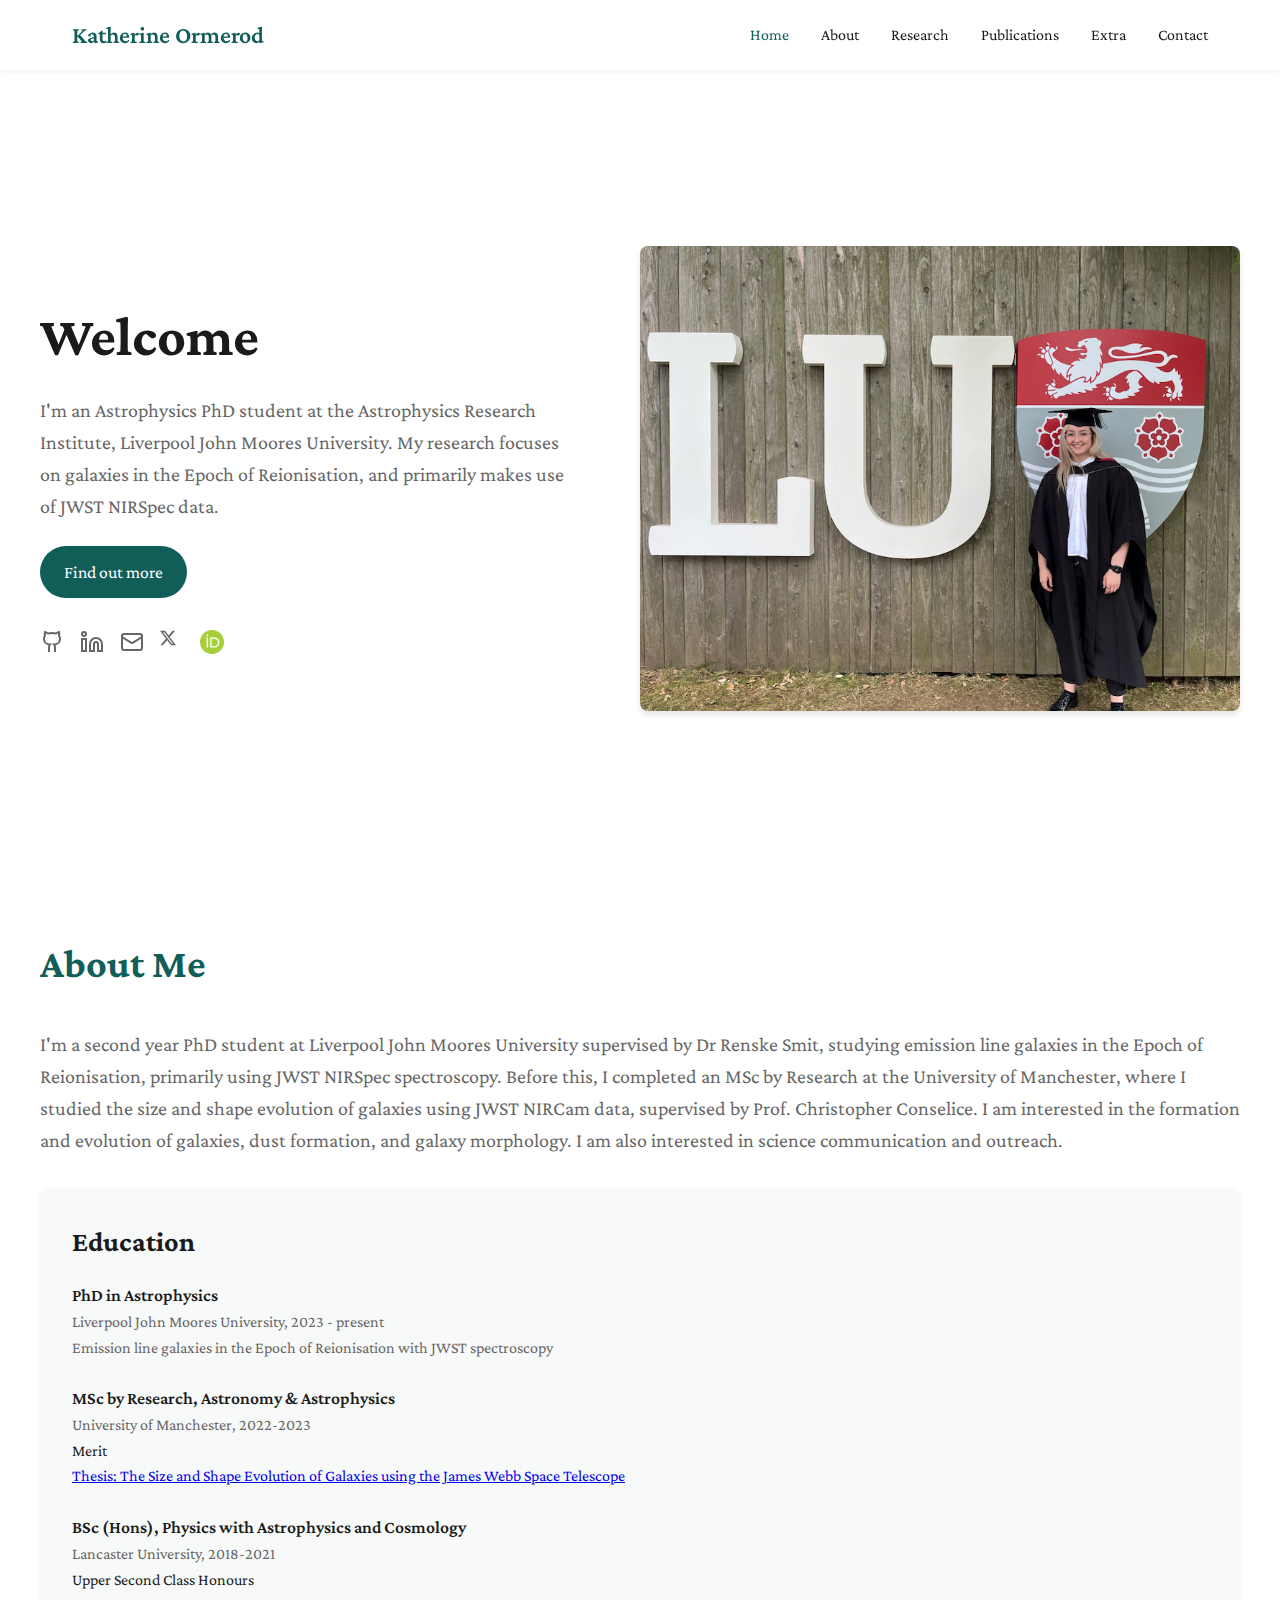
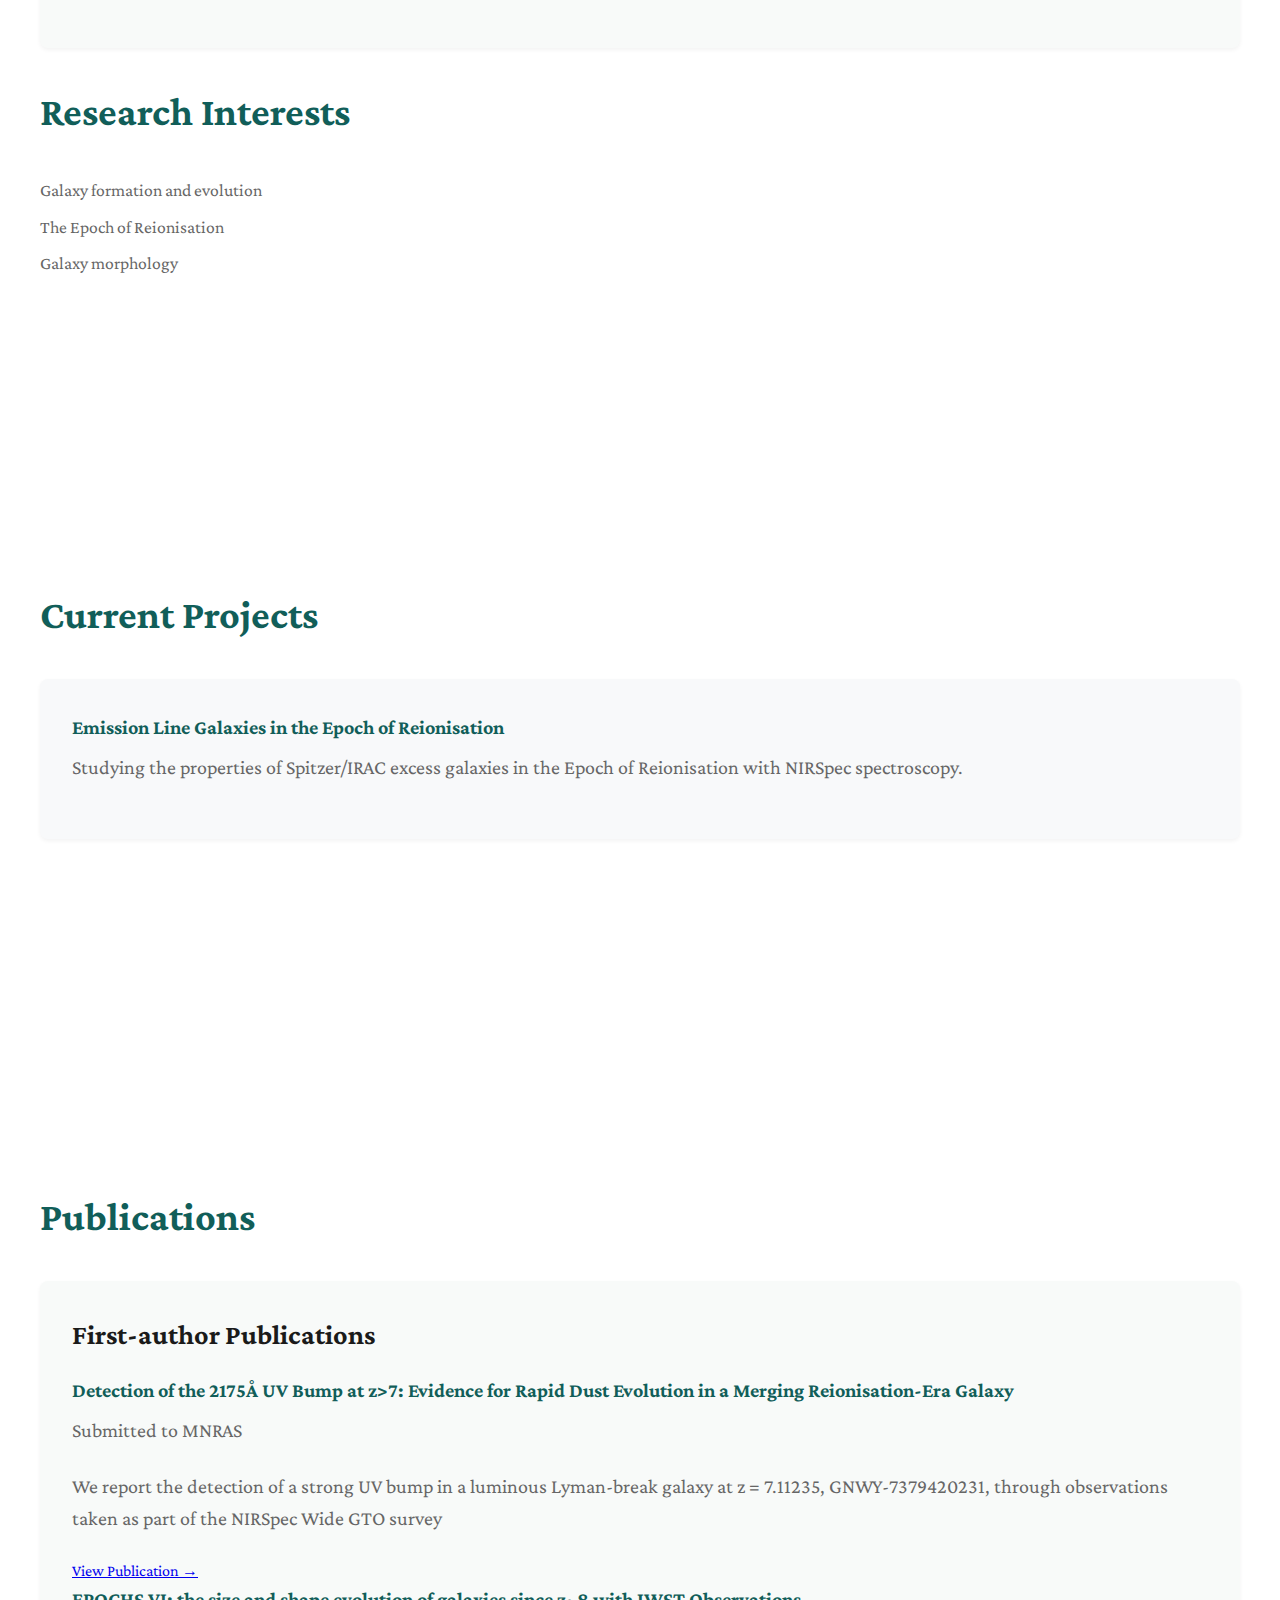
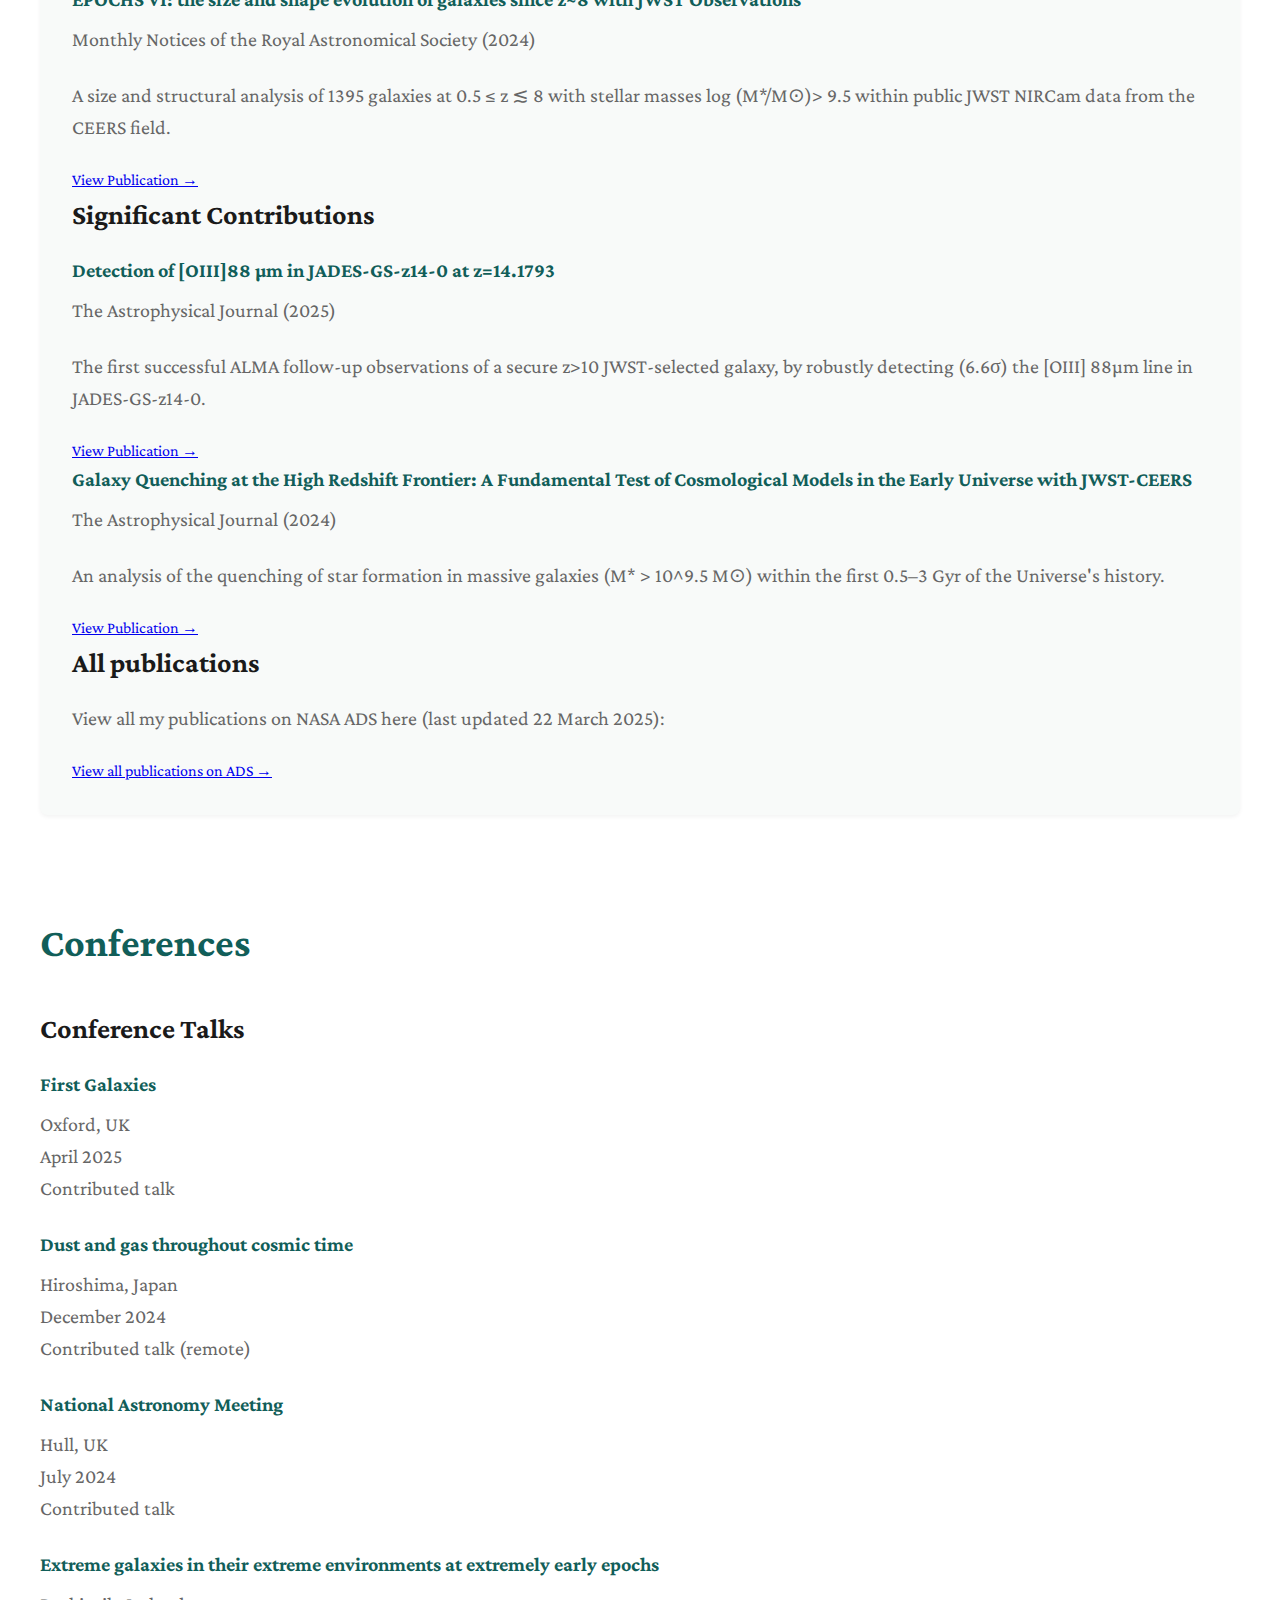
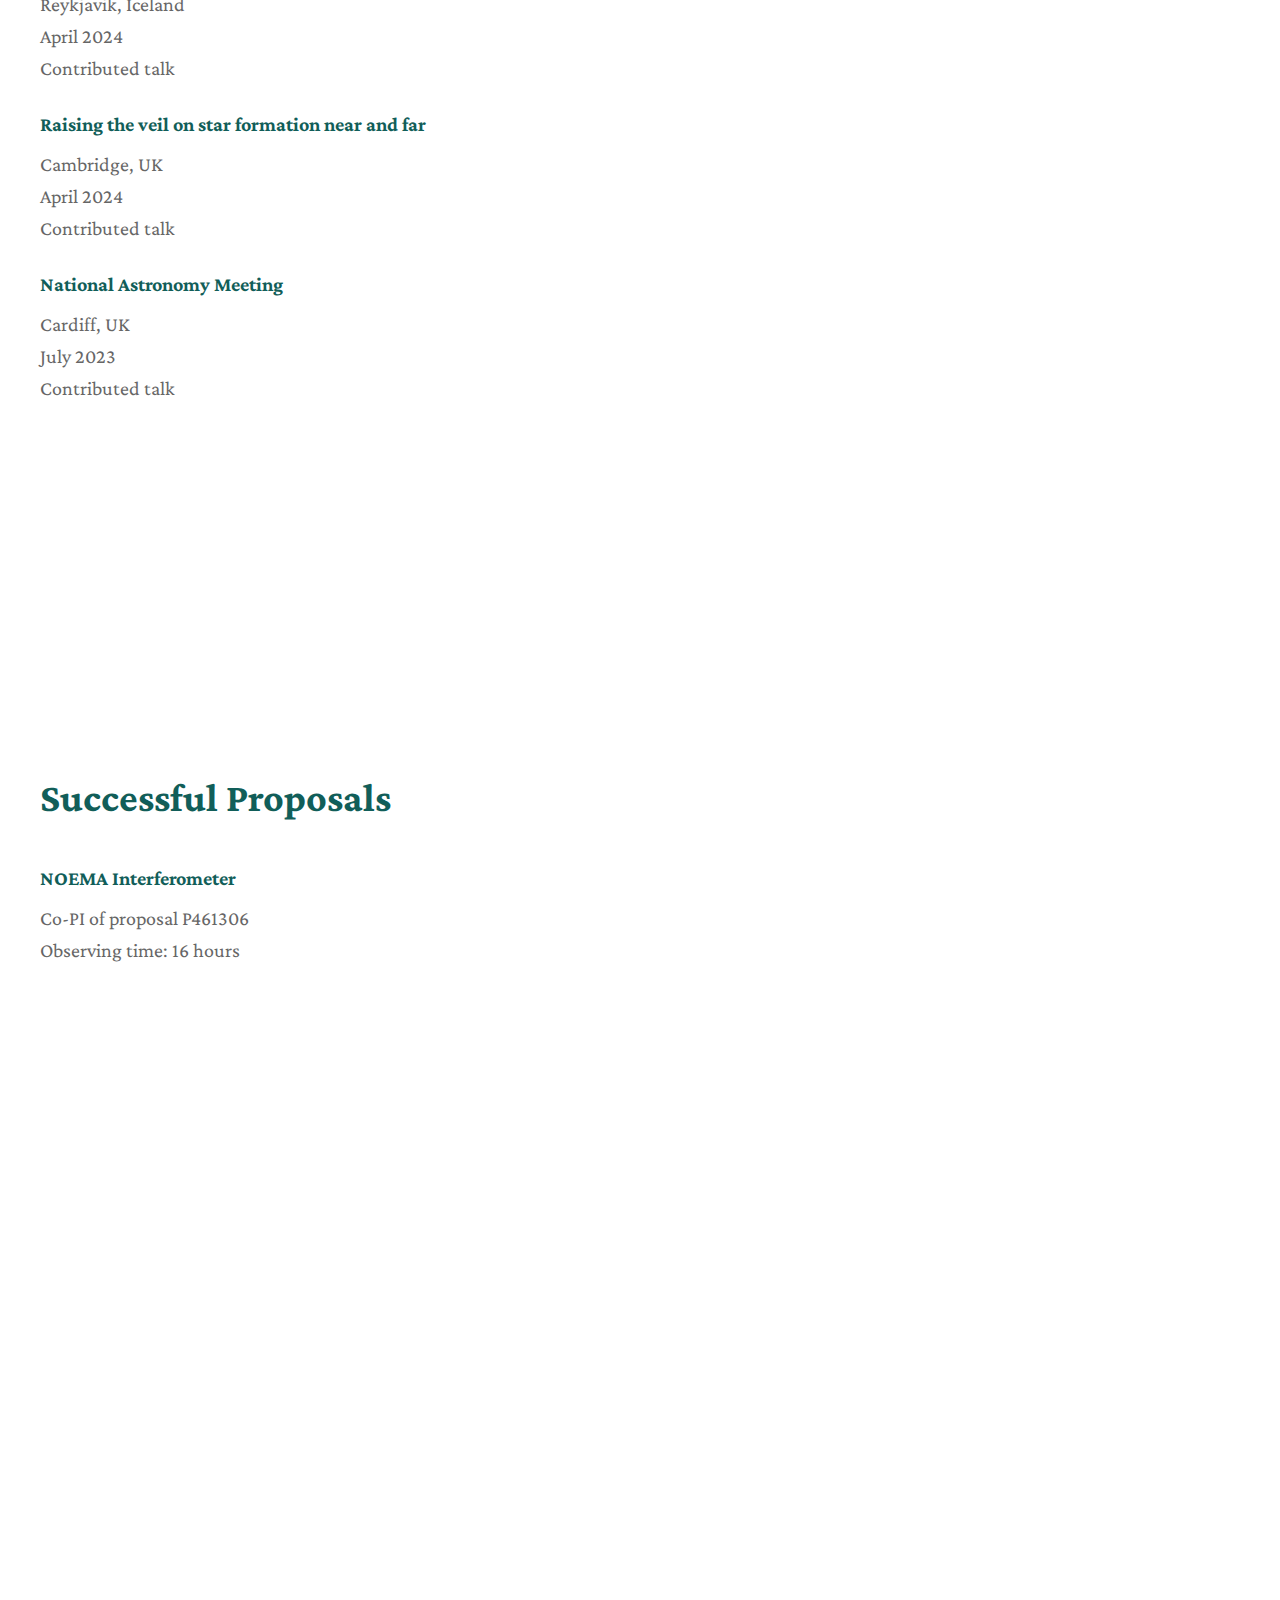
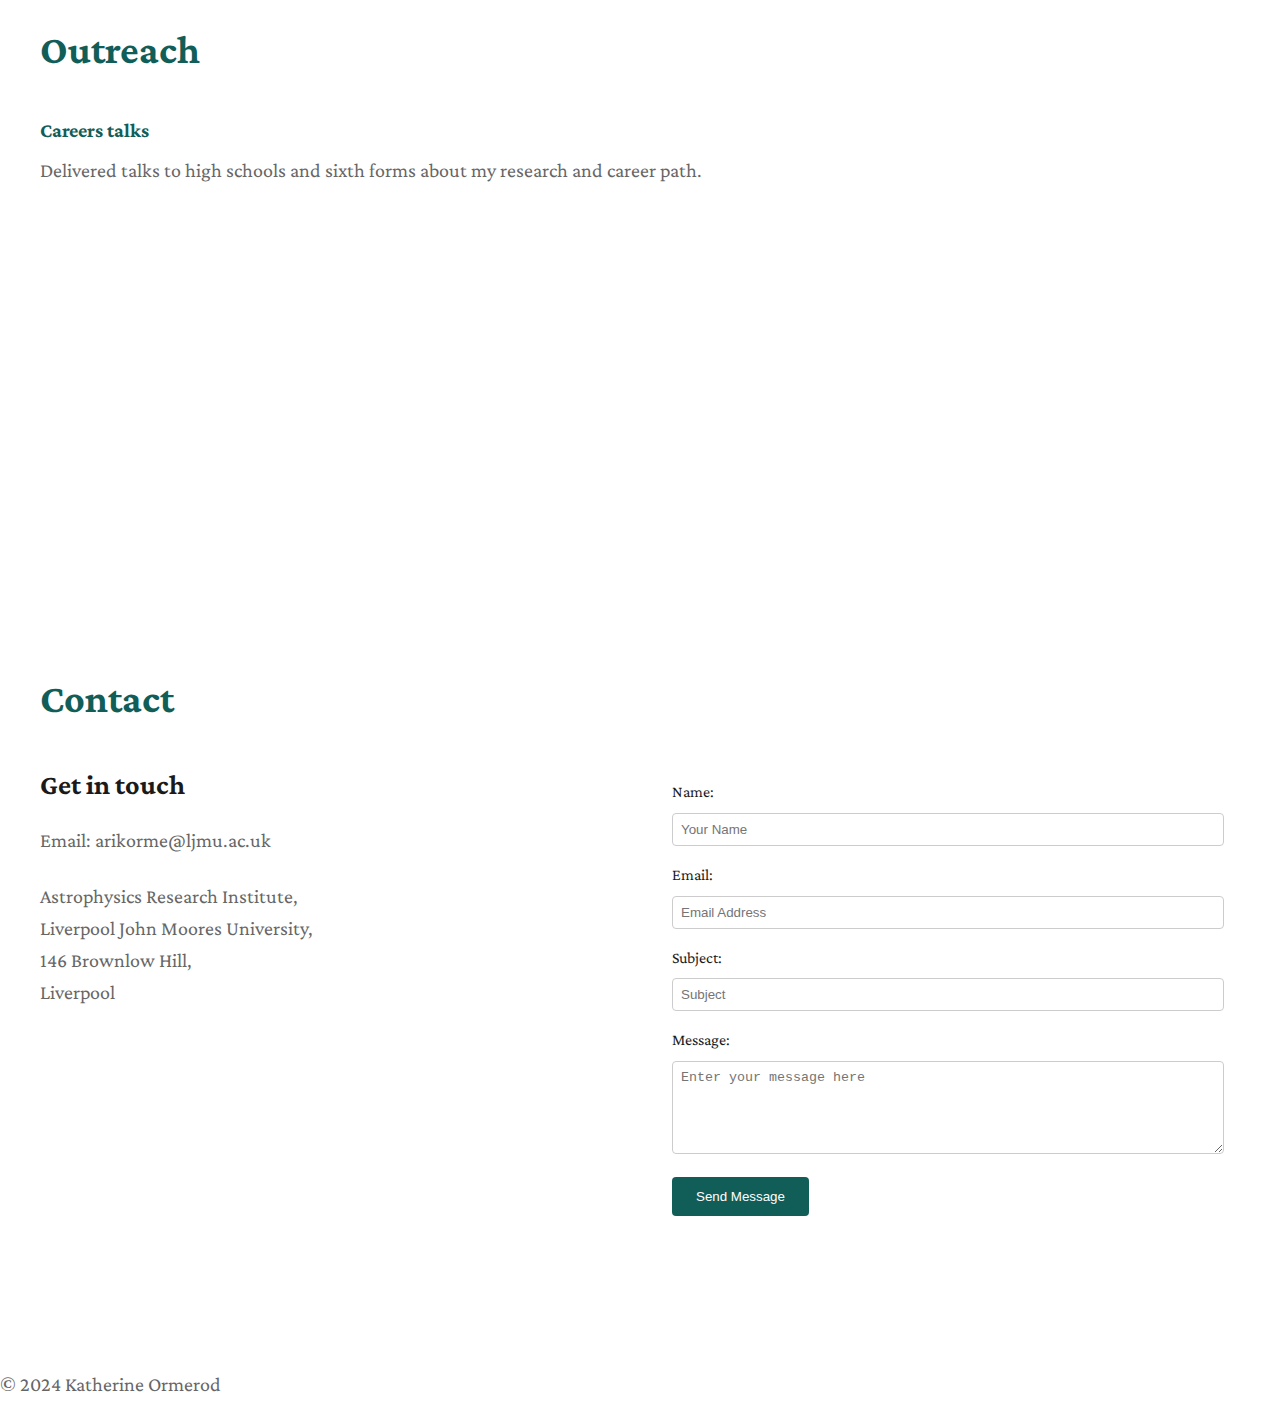
<file: index.html>
<!DOCTYPE html>
<html lang="en">
<head>
    <meta charset="UTF-8">
    <meta name="viewport" content="width=device-width, initial-scale=1.0">
    <title>Katherine Ormerod</title>
    <link href="https://fonts.googleapis.com/css2?family=Crimson+Pro:wght@400;600&display=swap" rel="stylesheet">
    <link rel="stylesheet" href="styles.css">
</head>
<body>
    <header>
        <nav class="navigation">
            <span class="site-title">Katherine Ormerod</span>
            <ul>
                <li><a href="#home" class="active">Home</a></li>
                <li><a href="#about">About</a></li>
                <li><a href="#research">Research</a></li>
                <li><a href="#publications">Publications</a></li>
                <li><a href="#Conferences">Extra</a></li>
                <li><a href="#contact">Contact</a></li>
            </ul>
            <button class="menu-toggle">☰</button>
        </nav>
    </header>

    <main>
        <section id="home" class="home-section">
            <div class="content-grid">
                <div class="text-content">
                    <h1>Welcome</h1>
                    <p>I'm an Astrophysics PhD student at the Astrophysics Research Institute, 
                        Liverpool John Moores University. My research focuses on galaxies in the Epoch of Reionisation, and primarily 
                        makes use of JWST NIRSpec data.</p>
                    <a href="#about" class="cta-button">Find out more</a>
                    <div class="social-links">
                        <a href="https://github.com/k-ormerod" aria-label="GitHub">
                            <svg class="icon" viewBox="0 0 24 24" fill="none" stroke="currentColor" stroke-width="2">
                                <path d="M15 22v-4a4.8 4.8 0 0 0-1-3.5c3 0 6-2 6-5.5.08-1.25-.27-2.48-1-3.5.28-1.15.28-2.35 0-3.5 0 0-1 0-3 1.5-2.64-.5-5.36-.5-8 0C6 2 5 2 5 2c-.3 1.15-.3 2.35 0 3.5A5.403 5.403 0 0 0 4 9c0 3.5 3 5.5 6 5.5-.39.49-.68 1.05-.85 1.65-.17.6-.22 1.23-.15 1.85v4"></path>
                            </svg>
                        </a>
                        <a href="https://www.linkedin.com/in/katherine-ormerod-306804197/" aria-label="LinkedIn">
                            <svg class="icon" viewBox="0 0 24 24" fill="none" stroke="currentColor" stroke-width="2">
                                <path d="M16 8a6 6 0 0 1 6 6v7h-4v-7a2 2 0 0 0-2-2 2 2 0 0 0-2 2v7h-4v-7a6 6 0 0 1 6-6z"></path>
                                <rect x="2" y="9" width="4" height="12"></rect>
                                <circle cx="4" cy="4" r="2"></circle>
                            </svg>
                        </a>
                        <a href="mailto:arikorme@ljmu.ac.uk" aria-label="Email">
                            <svg class="icon" viewBox="0 0 24 24" fill="none" stroke="currentColor" stroke-width="2">
                                <rect x="2" y="4" width="20" height="16" rx="2"></rect>
                                <path d="m22 7-8.97 5.7a1.94 1.94 0 0 1-2.06 0L2 7"></path>
                            </svg>
                        </a>
                        <a href="https://x.com/Astro_Katherine" aria-label="X">
                            <svg class="icon" viewBox="0 0 24 24" fill="currentColor" stroke="none" stroke-width="2">
                                <path d="M12.6.75h2.454l-5.36 6.142L16 15.25h-4.937l-3.867-5.07-4.425 5.07H.316l5.733-6.57L0 .75h5.063l3.495 4.633L12.601.75Zm-.86 13.028h1.36L4.323 2.145H2.865z"/>
                            </svg>
                        </a>
                        <a href="https://orcid.org/0000-0003-2000-3420" aria-label="ORCID">
                            <img src="orcid.png" alt="ORCID logo" class="icon">
                        </a>
                    </div>
                </div>
                <div class="image-container">
                    <img src="bgimage.png" alt="Katherine Ormerod" class="profile-image">
                </div>
            </div>
        </section>

        <section id="about" class="about-section">
            <div class="content-wrapper">
                <h2>About Me</h2>
                <div class="text-content">
                    <p>I'm a second year PhD student at Liverpool John Moores University supervised by Dr Renske Smit, studying emission line galaxies in the Epoch of Reionisation, 
                        primarily using JWST NIRSpec spectroscopy. Before this, I completed an MSc by Research at 
                        the University of Manchester, where I studied the size and shape evolution of galaxies using
                        JWST NIRCam data, supervised by Prof. Christopher Conselice.
                        I am interested in the formation and evolution of galaxies, 
                        dust formation, and galaxy morphology. I am also interested in science communication and outreach. 
                    </p>
                    
                    <div class="education-card">
                        <h3>Education</h3>
                        <ul>
                            <li>
                                <div class="degree">PhD in Astrophysics</div>
                                <div class="institution">Liverpool John Moores University, 2023 - present</div>
                                <div class="thesis">Emission line galaxies in the Epoch of Reionisation with JWST spectroscopy</div>
                            </li>
                            <li>
                                <div class="degree">MSc by Research, Astronomy & Astrophysics</div>
                                <div class="institution">University of Manchester, 2022-2023</div>
                                <div class="result">Merit</div>
                                <div class="thesis">
                                    <a href="https://research.manchester.ac.uk/en/studentTheses/the-size-and-shape-evolution-of-galaxies-using-the-james-webb-spa">Thesis: The Size and Shape Evolution of Galaxies using the James Webb Space Telescope</a>
                                </div>
                                
                            </li>
                            <li>
                                <div class="degree">BSc (Hons), Physics with Astrophysics and Cosmology</div>
                                <div class="institution">Lancaster University, 2018-2021</div>
                                <div class="result">Upper Second Class Honours </div>
                        </ul>
                    </div>

                    <div class="research-interests">
                        <h2></h2>
                        <h2>Research Interests</h2>
                        <ul>
                            <li>Galaxy formation and evolution</li>
                            <li>The Epoch of Reionisation</li>
                            <li>Galaxy morphology</li>
                        </ul>
                    </div>
                </div>
            </div>
        </section>

        <section id="research" class="research-section">
            <div class="content-wrapper">
                <div class="research-grid">
                        <h2>Current Projects</h2>
                        <div class="project">
                            <h4>Emission Line Galaxies in the Epoch of Reionisation</h4>
                            <p>Studying the properties of Spitzer/IRAC excess galaxies in the Epoch of Reionisation with 
                                NIRSpec spectroscopy.</p>

                    </div>
                </div>
            </div>
        </section>

        <section id="publications" class="publications-section">
            <div class="content-wrapper">
                <h2>Publications</h2>
                <div class="publications-grid">
                    <div class="publication-card">
                        <h3>First-author Publications</h3>
                        <div class="publication">
                            <h4>Detection of the 2175Å UV Bump at z>7: Evidence for Rapid Dust Evolution in a Merging Reionisation-Era Galaxy</h4>
                            <p class="journal">Submitted to MNRAS</p>
                            <p class="abstract">We report the detection of a strong UV bump in a luminous Lyman-break galaxy at z = 7.11235, GNWY-7379420231, through observations taken as part of the NIRSpec Wide GTO survey</p>
                            <a href="https://ui.adsabs.harvard.edu/abs/2025arXiv250221119O/abstract" class="publication-link">View Publication →</a>
                        <div class="publication">
                            <h4>EPOCHS VI: the size and shape evolution of galaxies since z~8 with JWST Observations</h4>
                            <p class="journal">Monthly Notices of the Royal Astronomical Society (2024)</p>
                            <p class="abstract">A size and structural analysis of 1395 galaxies at 0.5 ≤ z ≲ 8 with stellar masses log (M*/M⊙)> 9.5 within public JWST NIRCam data from the CEERS field.</p>
                            <a href="https://ui.adsabs.harvard.edu/abs/2024MNRAS.527.6110O/abstract" class="publication-link">View Publication →</a>
                        </div>
                        <h3>Significant Contributions</h3>
                        <div class="publication">
                            <h4>Detection of [OIII]88 μm in JADES-GS-z14-0 at z=14.1793</h4>
                            <p class="journal">The Astrophysical Journal (2025)</p>
                            <p class="abstract">The first successful ALMA follow-up observations of a secure  z>10 JWST-selected galaxy, by robustly detecting (6.6σ) the [OIII] 88μm line in JADES-GS-z14-0.</p>
                            <a href="https://ui.adsabs.harvard.edu/abs/2024arXiv240920549S/abstract" class="publication-link">View Publication →</a>
                        </div class="publication">
                            <h4>Galaxy Quenching at the High Redshift Frontier: A Fundamental Test of Cosmological Models in the Early Universe with JWST-CEERS</h4>
                            <p class="journal">The Astrophysical Journal (2024)</p>
                            <p class="abstract">An analysis of the quenching of star formation in massive galaxies (M* > 10^9.5 M⊙) within the first 0.5–3 Gyr of the Universe's history.</p>
                            <a href="https://ui.adsabs.harvard.edu/abs/2024ApJ...961..163B/abstract" class="publication-link">View Publication →</a>
                        <h3>All publications</h3>
                        <p class="all-publications">View all my publications on NASA ADS here (last updated 22 March 2025):</p>
                        <a href="https://ui.adsabs.harvard.edu/public-libraries/KYyNbSpRRxyQfnKaV7IIqQ" class="publication-link">View all publications on ADS →</a>
                    </div>
                </div>
            </div>
        </section>

        <section id="Conferences" class="conferences-section">
            <div class="content-wrapper">
                <h2>Conferences</h2>
                <div class="conferences-grid">
                    <div class="conference-card">
                        <h3>Conference Talks</h3>
                        <div class="conference-talk">
                            <h4>First Galaxies</h4>
                            <p class="info">Oxford, UK<br>April 2025<br>Contributed talk</p>
                        </div>
                        <div class="conference-talk">
                            <h4>Dust and gas throughout cosmic time</h4>
                            <p class="info">Hiroshima, Japan<br>December 2024<br>Contributed talk (remote)</p>
                        </div>
                        <div class="conference-talk">
                            <h4>National Astronomy Meeting</h4>
                            <p class="info">Hull, UK<br>July 2024<br>Contributed talk</p>
                        </div>
                        <div class="conference-talk">
                            <h4>Extreme galaxies in their extreme environments at extremely early epochs</h4>
                            <p class="info">Reykjavik, Iceland<br>April 2024<br>Contributed talk</p>
                        </div>
                        <div class="conference-talk">
                            <h4>Raising the veil on star formation near and far</h4>
                            <p class="info">Cambridge, UK<br>April 2024<br>Contributed talk</p>
                        </div>
                        <div class="conference-talk">
                            <h4>National Astronomy Meeting</h4>
                            <p class="info">Cardiff, UK<br>July 2023<br>Contributed talk</p>
                        </div>
                    </div>
                </div>
            </div>
        </section>

        <section id="Proposals" class="proposals-section">
            <div class="content-wrapper">
                <h2>Successful Proposals</h2>
                <div class="proposals-grid">
                    <div class="proposal-card">
                        <div class="proposal">
                            <h4>NOEMA Interferometer</h4>
                            <p class="info">Co-PI of proposal P461306<br>Observing time: 16 hours</p>
                    </div>
                </div>
            </div>
        </section>

        <section id="Outreach" class="outreach-section">
            <div class="content-wrapper">
                <h2>Outreach</h2>
                <div class="outreach-grid">
                    <div class="outreach-card">
                        <div class="outreach">
                            <h4>Careers talks</h4>
                            <p class="info">Delivered talks to high schools and sixth forms about my research and career path.</p>
                        </div>
                    </div>
                </div>
            </div>
        </section>

        <section id="contact" class="contact-section">
            <div class="content-wrapper">
                <h2>Contact</h2>
                <div class="contact-grid">
                    <div class="contact-info">
                        <h3>Get in touch</h3>
                        <p>Email: arikorme@ljmu.ac.uk</p>
                        <p>Astrophysics Research Institute,
                            <br>Liverpool John Moores University,
                            <br>146 Brownlow Hill,
                            <br>Liverpool</p>
                    </div>
                    <div class="contact-form">
                        <form action="https://formsubmit.co/arikorme@ljmu.ac.uk" method="POST">
                            <div class="form-group">
                                <label for="name">Name:</label>
                                <input type="text" id="name" name="name" placeholder="Your Name" required>
                            </div>
                            
                            <div class="form-group">
                                <label for="email">Email:</label>
                                <input type="email" id="email" name="email" placeholder="Email Address" required>
                            </div>
                            
                            <div class="form-group">
                                <label for="subject">Subject:</label>
                                <input type="text" id="subject" name="subject" placeholder="Subject" required>
                            </div>
                            
                            <div class="form-group">
                                <label for="message">Message:</label>
                                <textarea id="message" name="message" rows="5" placeholder="Enter your message here"required></textarea>
                            </div>
                            
                            <button type="submit">Send Message</button>

                            <input type="hidden" name="_next" value="https://k-ormerod.github.io/"> <!-- Redirect to this page after form submission -->
                        </form>
                    </div>
                </div>
            </div>
        </section>


    </main>

    <footer>
        <p>© 2024 Katherine Ormerod</p>
    </footer>

    <script>
        document.addEventListener('DOMContentLoaded', function() {
            const menuToggle = document.querySelector('.menu-toggle');
            const navMenu = document.querySelector('.navigation ul');
    
            menuToggle.addEventListener('click', function() {
                navMenu.classList.toggle('show');
            });
    
            // Close menu when clicking outside
            document.addEventListener('click', function(event) {
                const isClickInsideNav = event.target.closest('.navigation');
                if (!isClickInsideNav && navMenu.classList.contains('show')) {
                    navMenu.classList.remove('show');
                }
            });
    
            // Close menu when window is resized above mobile breakpoint
            window.addEventListener('resize', function() {
                if (window.innerWidth > 768 && navMenu.classList.contains('show')) {
                    navMenu.classList.remove('show');
                }
            });
        });
    </script>
</body>
</html>
</file>
<file: styles.css>
:root {
  --primary-color: #115e59;  /* Dark teal */
  --primary-light: #14b8a6;  /* Light teal */
  --background: #ffffff;
  --text-color: #1a1a1a;
  --text-light: #666666;
  --spacing-unit: 2rem;
}

* {
  margin: 0;
  padding: 0;
  box-sizing: border-box;
}

body {
  font-family: 'Crimson Pro', serif;
  line-height: 1.6;
  color: var(--text-color);
  background: var(--background);
}

/* Header and Navigation */
header {
  position: fixed;
  width: 100%;
  top: 0;
  background: var(--background);
  box-shadow: 0 2px 4px rgba(0,0,0,0.05);
  z-index: 1000;
}

.navigation {
  max-width: 1200px;
  margin: 0 auto;
  padding: 1rem var(--spacing-unit);
  display: flex;
  justify-content: space-between;
  align-items: center;
}

.site-title {
  font-size: 1.5rem;
  font-weight: 600;
  color: var(--primary-color);
}

.navigation ul {
  display: flex;
  gap: 2rem;
  list-style: none;
}

.navigation a {
  color: var(--text-color);
  text-decoration: none;
  transition: color 0.3s ease;
}

.navigation a:hover,
.navigation a.active {
  color: var(--primary-color);
}

.menu-toggle {
  display: none;
}

/* Main Content */
main {
  padding-top: 4rem;
}

section {
  padding: var(--spacing-unit);
  min-height: calc(100vh - 4rem);
  display: flex;
  align-items: center;
}

.content-grid {
  max-width: 1200px;
  margin: 0 auto;
  display: grid;
  grid-template-columns: 1fr 1fr;
  gap: 4rem;
  align-items: center;
}

.content-wrapper {
  max-width: 1200px;
  margin: 0 auto;
  width: 100%;
}

/* Typography */
h1 {
  font-size: 3.5rem;
  margin-bottom: 1.5rem;
  line-height: 1.2;
}

h2 {
  font-size: 2.5rem;
  margin-bottom: 2rem;
  color: var(--primary-color);
}

h3 {
  font-size: 1.75rem;
  margin-bottom: 1rem;
  color: var(--text-color);
}

h4 {
  font-size: 1.25rem;
  margin-bottom: 0.5rem;
  color: var(--primary-color);
}

p {
  font-size: 1.25rem;
  margin-bottom: 1.5rem;
  color: var(--text-light);
}

/* Components */
.cta-button {
  display: inline-block;
  background: var(--primary-color);
  color: var(--background);
  padding: 0.75rem 1.5rem;
  border-radius: 9999px;
  text-decoration: none;
  transition: background-color 0.3s ease;
  font-size: 1.1rem;
}

.cta-button:hover {
  background: var(--primary-light);
}

.social-links {
  display: flex;
  gap: 1rem;
  margin-top: 2rem;
}

.social-links a {
  color: var(--text-light);
  transition: color 0.3s ease;
}

.social-links a:hover {
  color: var(--primary-color);
}

.icon {
  width: 24px;
  height: 24px;
}

img.profile-image {
  width: 600px;
  height: auto;
  border-radius: 8px;
  box-shadow: 0 4px 6px rgba(0,0,0,0.1);
}

.orcid-logo {
  width: 30px;
  height: auto;
}

/* Cards and Sections */
.education-card,
.research-card,
.publication-card {
  background: #f8faf9;
  padding: 2rem;
  border-radius: 8px;
  margin-top: 2rem;
  box-shadow: 0 2px 4px rgba(0,0,0,0.05);
}

.research-interests ul,
.education-card ul {
  list-style: none;
  margin-top: 1rem;
}

.education-card li {
  margin-bottom: 1.5rem;
}

.degree {
  font-weight: 600;
  font-size: 1.1rem;
  color: var(--text-color);
}

.institution,
.thesis {
  color: var(--text-light);
  font-size: 1rem;
}

.research-interests li {
  margin-bottom: 0.5rem;
  color: var(--text-light);
  font-size: 1.1rem;
}



.project {
  margin-bottom: 3rem;
  padding: 2rem;
  background: #f8f9fa;
  border-radius: 8px;
  box-shadow: 0 2px 4px rgba(0,0,0,0.05);
}

.project-title {
  color: var(--primary-color);
  font-size: 1.5rem;
  margin-bottom: 1rem;
}

.project-description {
  color: var(--text-light);
  margin-bottom: 1.5rem;
}

/* Publication Styles */
.publication-card {
  margin-bottom: 2rem;
}

.publication-title {
  font-weight: 600;
  margin-bottom: 0.5rem;
}

.publication-authors {
  font-style: italic;
  color: var(--text-light);
  margin-bottom: 0.5rem;
}

.publication-venue {
  color: var(--text-light);
  font-size: 0.9rem;
}

.contact-grid {
  display: grid;
  grid-template-columns: 1fr 1fr;
  gap: 2rem;
}

.contact-form {
  padding: 1rem;
}

.form-group {
  margin-bottom: 1rem;
}

.form-group label {
  display: block;
  margin-bottom: 0.5rem;
}

.form-group input,
.form-group textarea {
  width: 100%;
  padding: 0.5rem;
  border: 1px solid #ccc;
  border-radius: 4px;
}

button[type="submit"] {
  background-color: #115e59;
  color: white;
  padding: 0.75rem 1.5rem;
  border: none;
  border-radius: 4px;
  cursor: pointer;
}

button[type="submit"]:hover {
  background-color: blue;
}

@media (max-width: 768px) {
  .contact-grid {
      grid-template-columns: 1fr;
  }
}

/* Responsive Design */
@media (max-width: 768px) {
  .content-grid {
    grid-template-columns: 1fr;
    gap: 2rem;
  }

  h1 {
    font-size: 2.5rem;
  }

  h2 {
    font-size: 2rem;
  }

  .menu-toggle {
    display: block;
    background: none;
    border: none;
    font-size: 1.5rem;
    cursor: pointer;
    padding: 0.5rem;
  }

  .navigation ul {
    display: none;
    position: absolute;
    top: 100%;
    left: 0;
    right: 0;
    background: var(--background);
    flex-direction: column;
    padding: 1rem;
    box-shadow: 0 2px 4px rgba(0,0,0,0.05);
  }

  .navigation ul.active {
    display: flex;
  }

  .navigation li {
    padding: 0.5rem 0;
  }
}

@media (max-width: 480px) {
  :root {
    --spacing-unit: 1rem;
  }

  h1 {
    font-size: 2rem;
  }

  h2 {
    font-size: 1.75rem;
  }

  p {
    font-size: 1.1rem;
  }

  .profile-image {
    width: 100%;
    max-width: 400px;
  }
}


@media (max-width: 768px) {
  .menu-toggle {
      display: block;
  }

  .navigation ul {
      display: none;
      position: absolute;
      top: 100%;
      left: 0;
      right: 0;
      background-color: white;
      flex-direction: column;
      padding: 1rem;
      gap: 1rem;
      box-shadow: 0 2px 4px rgba(0, 0, 0, 0.1);
  }

  .navigation ul.show {
      display: flex;
  }

  .navigation {
      position: relative;
  }
}

/* Animations */
@keyframes fadeIn {
  from {
    opacity: 0;
    transform: translateY(20px);
  }
  to {
    opacity: 1;
    transform: translateY(0);
  }
}

.fade-in {
  animation: fadeIn 0.6s ease-out forwards;
}

/* Print Styles */
@media print {
  header {
    position: static;
  }

  main {
    padding-top: 0;
  }

  .cta-button,
  .social-links,
  .menu-toggle {
    display: none;
  }
}
</file>
